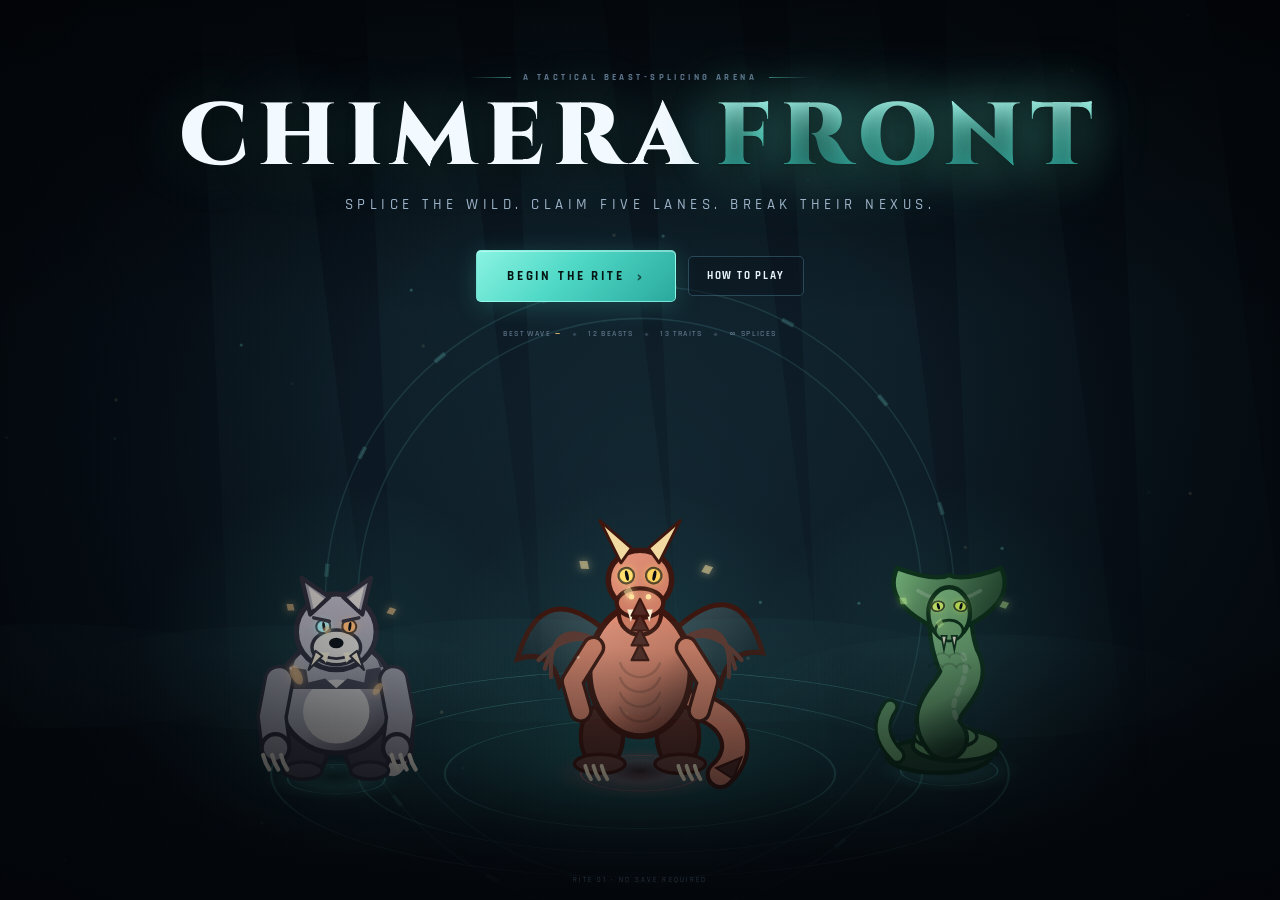
<file: index.html>
<!DOCTYPE html>
<html lang="en">
<head>
  <meta charset="utf-8" />
  <meta name="viewport" content="width=device-width, initial-scale=1" />
  <meta name="theme-color" content="#060a12" />
  <title>Chimera Front — Tactical Beast-Splicing Arena</title>
  <meta name="description" content="Splice animals and monsters into unique chimeras, deploy them across five lanes, and break the enemy nexus in a tactical auto-battler." />
  <link rel="icon" href="data:image/svg+xml,%3Csvg xmlns='http://www.w3.org/2000/svg' viewBox='0 0 64 64'%3E%3Crect width='64' height='64' rx='12' fill='%23070d15'/%3E%3Cpath d='M32 8 54 32 32 56 10 32Z' fill='none' stroke='%235fe3d1' stroke-width='3'/%3E%3Cpath d='M32 20 44 32 32 44 20 32Z' fill='%23f0c879'/%3E%3C/svg%3E" />
  <link rel="stylesheet" href="./styles.css" />
</head>
<body>
  <div class="app" id="app" aria-hidden="true">
    <header class="topbar">
      <div class="brand">
        <span class="brand-mark" aria-hidden="true">
          <svg viewBox="0 0 32 32"><path d="M16 2 30 16 16 30 2 16Z" fill="none" stroke="currentColor" stroke-width="1.4"/><path d="M16 9 23 16 16 23 9 16Z" fill="currentColor" opacity=".7"/></svg>
        </span>
        <div class="brand-text">
          <h1>CHIMERA <em>FRONT</em></h1>
          <span>TACTICAL SPLICING ARENA</span>
        </div>
      </div>

      <div class="wave-progress" id="waveProgress"></div>

      <div class="top-resources">
        <div class="essence-pill" id="essencePill" title="Essence — spend it on beasts and splices">
          <span class="essence-gem" aria-hidden="true"></span>
          <span id="essenceVal">14</span>
          <small>ESSENCE</small>
        </div>
        <div class="nexus-pair" id="nexusPair">
          <div class="nexus-mini you">
            <span class="nm-label">YOU</span>
            <div class="nm-bar"><i id="nexusYouFill"></i></div>
            <span class="nm-val" id="nexusYouVal">120</span>
          </div>
          <div class="nexus-mini foe">
            <span class="nm-label">FOE</span>
            <div class="nm-bar"><i id="nexusFoeFill"></i></div>
            <span class="nm-val" id="nexusFoeVal">120</span>
          </div>
        </div>
        <button class="icon-btn" id="soundBtn" title="Toggle sound" aria-label="Toggle sound">
          <svg viewBox="0 0 24 24" class="ic-sound"><path d="M4 9v6h4l5 4V5L8 9H4Z" fill="currentColor"/><path d="M16 8a6 6 0 0 1 0 8M18.5 5.5a9.5 9.5 0 0 1 0 13" fill="none" stroke="currentColor" stroke-width="1.6" stroke-linecap="round"/></svg>
          <svg viewBox="0 0 24 24" class="ic-mute"><path d="M4 9v6h4l5 4V5L8 9H4Z" fill="currentColor"/><path d="m16 9 5 6m0-6-5 6" fill="none" stroke="currentColor" stroke-width="1.6" stroke-linecap="round"/></svg>
        </button>
        <button class="icon-btn" id="helpBtn" title="How to play" aria-label="How to play">?</button>
      </div>
    </header>

    <main class="main">
      <section class="arena-column">
        <div class="arena-shell" id="arenaShell">
          <canvas id="arena" aria-label="Battle arena"></canvas>
          <div class="arena-grain" aria-hidden="true"></div>
          <div class="arena-corners" aria-hidden="true"><i></i><i></i><i></i><i></i></div>
          <div class="phase-banner" id="phaseBanner" aria-live="polite"></div>
          <div class="battle-timer" id="battleTimer" aria-hidden="true">
            <span class="bt-label">TIME</span>
            <span class="bt-value" id="battleTimerVal">1:00</span>
          </div>
          <div class="arena-hint" id="arenaHint"></div>
          <div class="speed-controls" id="speedControls" aria-hidden="true">
            <button class="speed-btn" data-speed="1" title="Normal speed">1×</button>
            <button class="speed-btn" data-speed="2" title="Double speed">2×</button>
            <button class="speed-btn" data-speed="3" title="Triple speed">3×</button>
          </div>
        </div>
      </section>

      <aside class="sidebar" id="sidebar" aria-live="polite"></aside>
    </main>

    <footer class="dock" id="dock">
      <div class="dock-head" id="dockHead"></div>
      <div class="dock-body" id="dockBody"></div>
    </footer>
  </div>

  <div class="title-screen" id="titleScreen">
    <canvas id="titleCanvas" aria-hidden="true"></canvas>
    <div class="title-vignette" aria-hidden="true"></div>
    <div class="title-ui">
      <div class="title-kicker"><span></span> A TACTICAL BEAST-SPLICING ARENA <span></span></div>
      <h1 class="game-logo">CHIMERA<span>FRONT</span></h1>
      <p class="title-tag">Splice the wild. Claim five lanes. Break their nexus.</p>
      <div class="title-cta">
        <button class="btn btn-primary btn-lg" id="startBtn">BEGIN THE RITE <span class="btn-arrow">›</span></button>
        <button class="btn btn-ghost" id="howBtn">HOW TO PLAY</button>
      </div>
      <div class="title-meta">
        <span>BEST WAVE <b id="bestWaveTitle">—</b></span>
        <i></i>
        <span>12 BEASTS</span>
        <i></i>
        <span>13 TRAITS</span>
        <i></i>
        <span>∞ SPLICES</span>
      </div>
    </div>
    <div class="title-version">RITE 01 · NO SAVE REQUIRED</div>
  </div>

  <div class="toasts" id="toasts" aria-live="polite"></div>
  <div class="tooltip" id="tooltip" role="tooltip"></div>
  <div class="modal-root" id="modalRoot"></div>

  <script type="module" src="./src/main.js"></script>
</body>
</html>
</file>
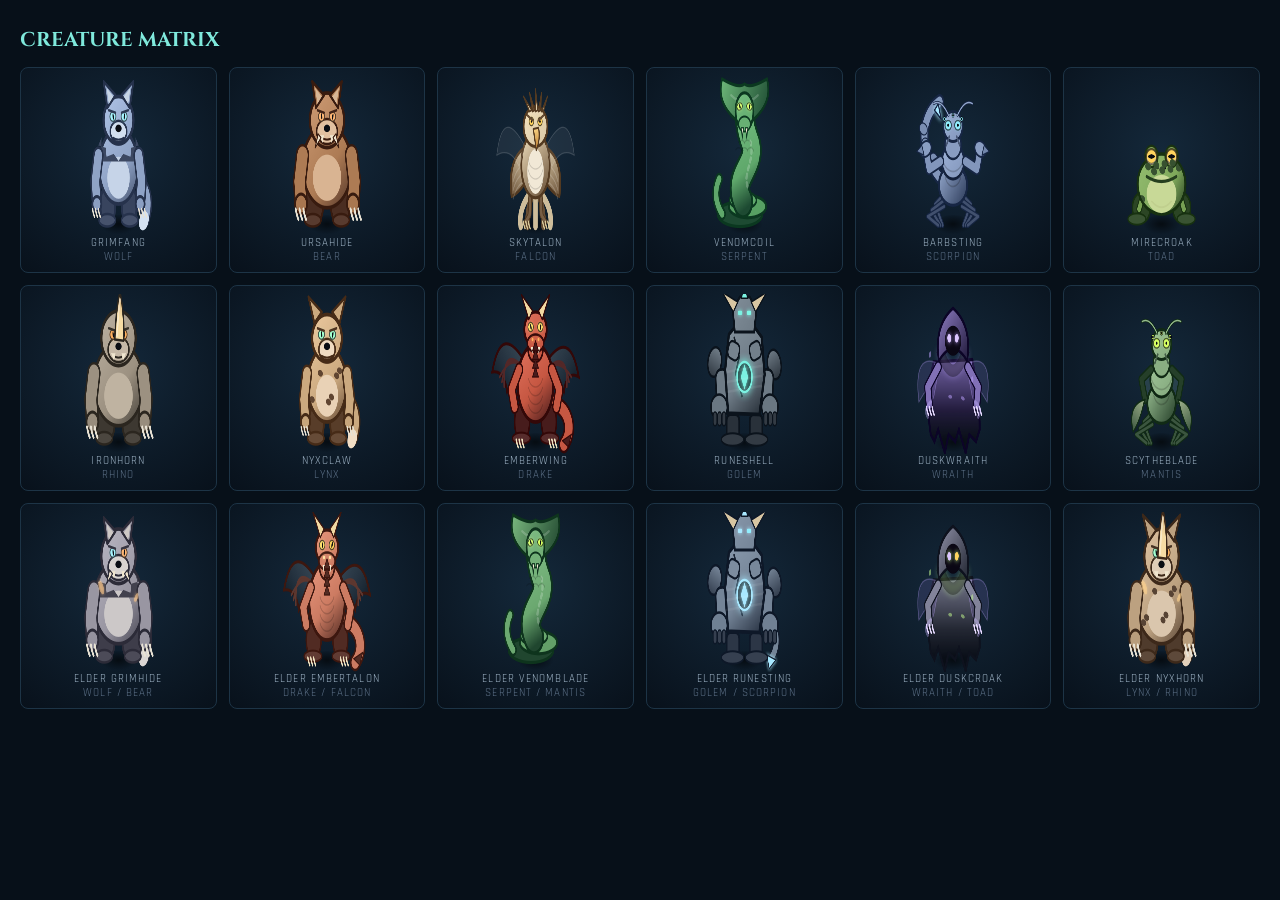
<file: art-test.html>
<!DOCTYPE html>
<html><head><meta charset="utf-8"><link rel="stylesheet" href="./styles.css">
<style>
body{overflow:auto;background:#071019;padding:20px;font-family:Rajdhani}
.grid{display:grid;grid-template-columns:repeat(6,1fr);gap:12px}
.c{background:radial-gradient(circle at 50% 40%, #14283a, #08111b);border:1px solid #1d3446;border-radius:8px;text-align:center;padding:8px;color:#cfe6f2}
.c canvas{width:100%;height:160px}
h2{color:#7fe9dc;font-family:Cinzel;font-size:20px;margin:6px 0 14px}
.lbl{font-size:11px;letter-spacing:.1em;text-transform:uppercase;color:#9fb4c6}
</style></head>
<body>
<h2>CREATURE MATRIX</h2>
<div class="grid" id="g"></div>
<script type="module">
import { SPECIES } from './src/data.js';
import { makeBaseUnit, buildArt, previewSplice } from './src/units.js';
import { drawCreature } from './src/art.js';
const g=document.getElementById('g');
const units=Object.keys(SPECIES).map(k=>makeBaseUnit(k));
const hybrids=[previewSplice(makeBaseUnit('wolf'),makeBaseUnit('bear')),previewSplice(makeBaseUnit('drake'),makeBaseUnit('falcon')),previewSplice(makeBaseUnit('serpent'),makeBaseUnit('mantis')),previewSplice(makeBaseUnit('golem'),makeBaseUnit('scorpion')),previewSplice(makeBaseUnit('wraith'),makeBaseUnit('toad')),previewSplice(makeBaseUnit('lynx'),makeBaseUnit('rhino'))];
units.push(...hybrids);
for(const u of units){
  const c=document.createElement('div'); c.className='c';
  const cv=document.createElement('canvas'); c.appendChild(cv);
  const lbl=document.createElement('div'); lbl.className='lbl'; lbl.textContent=u.name; c.appendChild(lbl);
  const meta=document.createElement('div'); meta.className='lbl'; meta.style.color='#5d7188'; meta.textContent=u.primary+(u.secondary?' / '+u.secondary:''); c.appendChild(meta);
  g.appendChild(c);
  const ctx=cv.getContext('2d'); const dpr=2; cv.width=300*dpr; cv.height=160*dpr; ctx.scale(dpr,dpr);
  drawCreature(ctx,u.art,150,148,1.25,{ring:false,animate:false,time:0,seed:1});
}
</script>
</body></html>
</file>
<file: styles.css>
/* ── CHIMERA FRONT · interface ─────────────────────────────────────────────── */
@font-face { font-family: 'Cinzel'; src: url('./assets/fonts/cinzel-latin.woff2') format('woff2'); font-weight: 500 900; font-style: normal; font-display: swap; }
@font-face { font-family: 'Rajdhani'; src: url('./assets/fonts/rajdhani-400.woff2') format('woff2'); font-weight: 400; font-display: swap; }
@font-face { font-family: 'Rajdhani'; src: url('./assets/fonts/rajdhani-500.woff2') format('woff2'); font-weight: 500; font-display: swap; }
@font-face { font-family: 'Rajdhani'; src: url('./assets/fonts/rajdhani-600.woff2') format('woff2'); font-weight: 600; font-display: swap; }
@font-face { font-family: 'Rajdhani'; src: url('./assets/fonts/rajdhani-700.woff2') format('woff2'); font-weight: 700; font-display: swap; }

:root {
  --bg: #05080f;
  --bg-2: #08111b;
  --panel: rgba(11, 22, 33, .86);
  --panel-2: rgba(15, 29, 43, .82);
  --line: rgba(128, 198, 230, .13);
  --line-strong: rgba(128, 210, 240, .26);
  --txt: #e7f0f8;
  --muted: #91a5bb;
  --dim: #5e738a;
  --cyan: #5fe3d1;
  --cyan-deep: #2bb9ad;
  --gold: #f0c879;
  --gold-2: #f7de9d;
  --red: #ff5c6c;
  --violet: #b496ff;
  --green: #7beaa6;
  --display: 'Cinzel', Georgia, serif;
  --ui: 'Rajdhani', 'Segoe UI', system-ui, sans-serif;
  --dock-h: 168px;
  --top-h: 64px;
  --side-w: 324px;
}

* { box-sizing: border-box; margin: 0; padding: 0; }
html, body { height: 100%; }
body {
  background: var(--bg);
  color: var(--txt);
  font-family: var(--ui);
  font-size: 14px;
  overflow: hidden;
  -webkit-font-smoothing: antialiased;
  text-rendering: optimizeLegibility;
}
button { font-family: inherit; color: inherit; border: 0; background: none; cursor: pointer; }
button:focus-visible { outline: 1px solid var(--cyan); outline-offset: 3px; }
canvas { display: block; }
::selection { background: rgba(95, 227, 209, .3); }
::-webkit-scrollbar { width: 8px; height: 8px; }
::-webkit-scrollbar-track { background: rgba(255,255,255,.02); }
::-webkit-scrollbar-thumb { background: rgba(130, 190, 220, .18); border-radius: 4px; }
::-webkit-scrollbar-thumb:hover { background: rgba(130, 210, 235, .3); }

.app {
  display: grid;
  grid-template-rows: var(--top-h) minmax(0, 1fr) var(--dock-h);
  height: 100dvh;
  width: 100vw;
  background:
    radial-gradient(1200px 500px at 70% -10%, rgba(54, 130, 150, .10), transparent 60%),
    radial-gradient(900px 460px at 0% 100%, rgba(60, 200, 180, .055), transparent 60%),
    var(--bg);
}

/* ══ TOP BAR ═════════════════════════════════════════════════════════════════ */
.topbar {
  display: flex;
  align-items: center;
  gap: 18px;
  padding: 0 18px;
  border-bottom: 1px solid var(--line);
  background: linear-gradient(180deg, rgba(10, 21, 32, .95), rgba(6, 13, 21, .9));
  position: relative;
  z-index: 20;
  box-shadow: 0 10px 40px rgba(0, 0, 0, .35);
}
.topbar::after {
  content: ''; position: absolute; left: 0; right: 0; bottom: -1px; height: 1px;
  background: linear-gradient(90deg, transparent, rgba(95, 227, 209, .4), rgba(240, 200, 121, .2), transparent);
  opacity: .5;
}
.brand { display: flex; align-items: center; gap: 10px; min-width: 232px; }
.brand-mark { width: 32px; height: 32px; color: var(--cyan); filter: drop-shadow(0 0 8px rgba(95,227,209,.45)); }
.brand-mark svg { width: 100%; height: 100%; }
.brand-text h1 {
  font-family: var(--display); font-weight: 700; font-size: 17px;
  letter-spacing: .14em; line-height: 1.05; white-space: nowrap;
  color: #f0f8ff;
}
.brand-text h1 em { font-style: normal; color: var(--cyan); text-shadow: 0 0 18px rgba(95,227,209,.4); }
.brand-text span {
  display: block; font-size: 7.5px; font-weight: 600; letter-spacing: .34em;
  color: var(--dim); margin-top: 3px; white-space: nowrap;
}

.wave-progress { flex: 1; display: flex; align-items: center; justify-content: center; gap: 14px; min-width: 160px; }
.wp-label { font-size: 9px; letter-spacing: .24em; color: var(--dim); font-weight: 600; white-space: nowrap; }
.wp-label b { color: var(--gold); font-size: 11px; font-weight: 700; }
.wp-pips { display: flex; align-items: center; gap: 5px; }
.wp-pip {
  width: 15px; height: 15px; display: grid; place-items: center; position: relative; flex: none;
}
.wp-pip::before {
  content: ''; width: 7px; height: 7px; transform: rotate(45deg);
  border: 1px solid rgba(140, 180, 200, .3); background: rgba(255,255,255,.02);
  transition: all .3s;
}
.wp-pip.done::before { background: rgba(95, 227, 209, .55); border-color: rgba(95, 227, 209, .7); box-shadow: 0 0 7px rgba(95, 227, 209, .5); }
.wp-pip.current::before { background: var(--gold); border-color: var(--gold-2); box-shadow: 0 0 12px rgba(240, 200, 121, .8); animation: pipPulse 1.7s infinite; }
.wp-pip.boss::after {
  content: ''; position: absolute; inset: -3px; border: 1px solid rgba(255, 92, 108, .25);
  transform: rotate(45deg); border-radius: 2px;
}
.wp-pip.boss.done::after { border-color: rgba(255, 92, 108, .5); }
@keyframes pipPulse { 0%,100% { box-shadow: 0 0 6px rgba(240,200,121,.5); } 50% { box-shadow: 0 0 16px rgba(240,200,121,.95); } }

.top-resources { display: flex; align-items: center; gap: 10px; }
.essence-pill {
  display: flex; align-items: center; gap: 8px; height: 36px; padding: 0 12px;
  border: 1px solid rgba(240, 200, 121, .22); border-radius: 6px;
  background: linear-gradient(160deg, rgba(240, 200, 121, .09), rgba(240, 200, 121, .02));
  position: relative;
}
.essence-gem {
  width: 11px; height: 11px; transform: rotate(45deg);
  background: linear-gradient(135deg, #fff0c5, var(--gold) 45%, #a57a2a);
  box-shadow: 0 0 10px rgba(240, 200, 121, .45); border-radius: 1px;
}
#essenceVal { font-size: 20px; font-weight: 700; color: var(--gold-2); line-height: 1; letter-spacing: .02em; min-width: 22px; }
.essence-pill small { font-size: 7px; letter-spacing: .2em; color: rgba(240, 200, 121, .55); font-weight: 600; margin-left: 1px; }
@keyframes essencePop { 0% { transform: scale(1); } 35% { transform: scale(1.35); color: #fff; } 100% { transform: scale(1); } }
#essenceVal.pop { animation: essencePop .4s; }

.nexus-pair { display: grid; gap: 3px; padding: 4px 9px; border-left: 1px solid var(--line); border-right: 1px solid var(--line); }
.nexus-mini { display: flex; align-items: center; gap: 6px; }
.nm-label { font-size: 7px; font-weight: 700; letter-spacing: .15em; color: var(--dim); width: 20px; }
.nm-bar { width: 62px; height: 4px; background: rgba(0,0,0,.55); border-radius: 1px; overflow: hidden; }
.nm-bar i { display: block; height: 100%; width: 100%; transition: width .2s; }
.you .nm-bar i { background: linear-gradient(90deg, #2bb9ad, #7ff5e3); box-shadow: 0 0 6px rgba(95,227,209,.5); }
.foe .nm-bar i { background: linear-gradient(90deg, #b03848, #ff7d8a); box-shadow: 0 0 6px rgba(255,92,108,.45); }
.nm-val { font-size: 9px; font-weight: 600; color: var(--muted); width: 22px; text-align: right; }

.icon-btn {
  width: 32px; height: 32px; display: grid; place-items: center; flex: none;
  border: 1px solid var(--line); border-radius: 6px; background: rgba(255,255,255,.025);
  color: var(--muted); font-weight: 700; font-size: 14px; font-family: var(--ui);
  transition: .18s; position: relative;
}
.icon-btn:hover { color: var(--cyan); border-color: var(--line-strong); background: rgba(95,227,209,.06); }
.icon-btn svg { width: 16px; height: 16px; }
.ic-mute { display: none; }
.muted .ic-mute { display: block; } .muted .ic-sound { display: none; }

/* ══ MAIN ═══════════════════════════════════════════════════════════════════ */
.main {
  display: grid; grid-template-columns: minmax(0, 1fr) var(--side-w);
  gap: 14px; padding: 14px 16px 10px; min-height: 0;
}
.arena-column { min-width: 0; min-height: 0; display: flex; }
.arena-shell {
  position: relative; width: 100%; height: 100%; min-height: 0;
  border: 1px solid var(--line); border-radius: 10px; overflow: hidden;
  background: #050a11;
  box-shadow: inset 0 0 80px rgba(0,0,0,.55), 0 12px 40px rgba(0,0,0,.4);
}
#arena { width: 100%; height: 100%; }
.arena-grain {
  position: absolute; inset: 0; pointer-events: none; opacity: .22; mix-blend-mode: overlay;
  background-image: url("data:image/svg+xml,%3Csvg viewBox='0 0 180 180' xmlns='http://www.w3.org/2000/svg'%3E%3Cfilter id='n'%3E%3CfeTurbulence type='fractalNoise' baseFrequency='.9' numOctaves='2' stitchTiles='stitch'/%3E%3C/filter%3E%3Crect width='100%25' height='100%25' filter='url(%23n)' opacity='.35'/%3E%3C/svg%3E");
}
.arena-corners i {
  position: absolute; width: 18px; height: 18px; pointer-events: none;
  border-color: rgba(95, 227, 209, .35); border-style: solid; border-width: 0;
}
.arena-corners i:nth-child(1) { left: 8px; top: 8px; border-left-width: 1px; border-top-width: 1px; }
.arena-corners i:nth-child(2) { right: 8px; top: 8px; border-right-width: 1px; border-top-width: 1px; }
.arena-corners i:nth-child(3) { left: 8px; bottom: 8px; border-left-width: 1px; border-bottom-width: 1px; }
.arena-corners i:nth-child(4) { right: 8px; bottom: 8px; border-right-width: 1px; border-bottom-width: 1px; }

.phase-banner {
  position: absolute; top: 16px; left: 50%; transform: translate(-50%, -6px);
  padding: 5px 22px; border: 1px solid rgba(95,227,209,.2); border-radius: 3px;
  background: linear-gradient(90deg, transparent, rgba(5,12,18,.9) 18%, rgba(5,12,18,.9) 82%, transparent);
  font-family: var(--display); font-size: 11px; font-weight: 700; letter-spacing: .38em;
  color: var(--cyan); text-transform: uppercase; white-space: nowrap;
  opacity: 0; pointer-events: none; transition: opacity .4s, transform .4s;
  text-shadow: 0 0 18px rgba(95,227,209,.5);
}
.phase-banner.show { opacity: 1; transform: translate(-50%, 0); }
.phase-banner.foe { color: var(--red); text-shadow: 0 0 18px rgba(255,92,108,.5); border-color: rgba(255,92,108,.2); }
.phase-banner.gold { color: var(--gold); text-shadow: 0 0 18px rgba(240,200,121,.5); border-color: rgba(240,200,121,.25); }
.phase-banner small { display: block; text-align: center; font-family: var(--ui); font-size: 8px; letter-spacing: .22em; color: var(--muted); margin-top: 3px; }

.battle-timer {
  position: absolute; top: 12px; right: 14px; display: flex; align-items: baseline; gap: 6px;
  padding: 5px 10px; background: rgba(4, 9, 15, .72); border: 1px solid var(--line); border-radius: 4px;
  opacity: 0; pointer-events: none; transition: opacity .3s;
}
.battle-timer.show { opacity: 1; }
.bt-label { font-size: 7px; letter-spacing: .2em; color: var(--dim); }
.bt-value { font-size: 15px; font-weight: 600; color: var(--txt); font-variant-numeric: tabular-nums; }

.arena-hint {
  position: absolute; bottom: 10px; left: 50%; transform: translateX(-50%);
  padding: 5px 14px; border-radius: 4px; border: 1px solid rgba(130,190,220,.12);
  background: rgba(5, 11, 18, .78); font-size: 10.5px; letter-spacing: .04em; color: var(--muted);
  white-space: nowrap; pointer-events: none; opacity: 0; transition: opacity .3s;
}
.arena-hint.show { opacity: 1; }
.arena-hint b { color: var(--cyan); font-weight: 700; }
.arena-hint .kbd { margin: 0 1px; }

.speed-controls {
  position: absolute; bottom: 10px; right: 12px; display: flex; gap: 2px;
  padding: 2px; background: rgba(4,9,15,.8); border: 1px solid var(--line); border-radius: 4px;
  opacity: 0; pointer-events: none; transition: opacity .3s;
}
.speed-controls.show { opacity: 1; pointer-events: auto; }
.speed-btn {
  min-width: 28px; height: 22px; padding: 0 5px; font-size: 10px; font-weight: 700; color: var(--muted);
  border-radius: 3px; transition: .15s;
}
.speed-btn:hover { color: var(--text); background: rgba(255,255,255,.05); }
.speed-btn.active { color: #07120f; background: var(--cyan); }

/* ══ SIDEBAR ═════════════════════════════════════════════════════════════════ */
.sidebar {
  min-height: 0; overflow-y: auto; overflow-x: hidden; display: flex; flex-direction: column; gap: 10px;
  padding-right: 2px; scrollbar-gutter: stable;
}
.panel {
  position: relative; padding: 13px 14px 12px; border: 1px solid var(--line); border-radius: 8px;
  background: linear-gradient(160deg, rgba(14, 27, 41, .88), rgba(7, 14, 22, .92));
  box-shadow: inset 0 1px 0 rgba(255,255,255,.035);
}
.panel::before, .panel::after {
  content: ''; position: absolute; width: 9px; height: 9px; pointer-events: none;
  border-color: rgba(95,227,209,.25); border-style: solid;
}
.panel::before { left: -1px; top: -1px; border-width: 1px 0 0 1px; border-top-left-radius: 8px; }
.panel::after { right: -1px; bottom: -1px; border-width: 0 1px 1px 0; border-bottom-right-radius: 8px; }
.panel.boss-panel { border-color: rgba(255,92,108,.22); background: linear-gradient(160deg, rgba(40, 16, 22, .75), rgba(8, 13, 20, .92)); }
.panel.boss-panel::before, .panel.boss-panel::after { border-color: rgba(255,92,108,.35); }
.eyebrow {
  font-size: 8px; font-weight: 700; letter-spacing: .28em; color: var(--dim); text-transform: uppercase;
  display: flex; align-items: center; gap: 7px;
}
.eyebrow b { color: var(--gold); font-weight: 700; }
.eyebrow .dot { width: 4px; height: 4px; background: var(--dim); transform: rotate(45deg); }
h2.wave-name {
  font-family: var(--display); font-weight: 700; font-size: 19px; letter-spacing: .06em;
  color: #f2f8fd; margin: 4px 0 2px; line-height: 1.12;
}
.panel.boss-panel h2.wave-name { color: #ffdfe2; text-shadow: 0 0 22px rgba(255,92,108,.25); }
.wave-sub { font-size: 8.5px; letter-spacing: .16em; color: var(--dim); text-transform: uppercase; margin-bottom: 7px; }
.wave-desc { font-size: 11.5px; line-height: 1.45; color: var(--muted); font-weight: 500; }
.boss-tag {
  display: inline-flex; align-items: center; gap: 4px; margin-top: 6px; padding: 2px 7px;
  font-size: 8px; font-weight: 700; letter-spacing: .2em; color: #ffb3bb;
  border: 1px solid rgba(255,92,108,.35); background: rgba(255,92,108,.08); border-radius: 3px;
}
.intel-head {
  display: flex; align-items: center; justify-content: space-between;
  margin: 11px 0 6px; padding-top: 9px; border-top: 1px solid rgba(130,190,220,.09);
  font-size: 8px; font-weight: 700; letter-spacing: .2em; color: var(--dim);
}
.intel-head span { color: var(--red); font-weight: 600; letter-spacing: .1em; }
.enemy-list { display: flex; flex-direction: column; gap: 4px; }
.enemy-row {
  display: grid; grid-template-columns: 24px minmax(0,1fr) auto; align-items: center; gap: 7px;
  padding: 3px 0;
}
.lane-badge {
  width: 20px; height: 20px; display: grid; place-items: center; border-radius: 3px;
  border: 1px solid rgba(255,120,135,.24); background: rgba(255,92,108,.06);
  font-size: 8.5px; font-weight: 700; color: #ff9aa5; letter-spacing: .03em;
}
.lane-badge.you { border-color: rgba(95,227,209,.24); background: rgba(95,227,209,.06); color: var(--cyan); }
.enemy-row .er-main { min-width: 0; }
.er-name { font-size: 11px; font-weight: 600; color: #e9f2fa; letter-spacing: .03em; white-space: nowrap; overflow: hidden; text-overflow: ellipsis; }
.er-meta { font-size: 8px; color: var(--dim); text-transform: uppercase; letter-spacing: .1em; margin-top: 0; display: flex; gap: 4px; align-items: center; }
.er-traits { display: flex; gap: 2px; }
.mini-trait {
  width: 14px; height: 14px; display: grid; place-items: center; border-radius: 2px;
  font-size: 8px; color: var(--tc, var(--muted));
  background: color-mix(in srgb, var(--tc, #8899aa) 12%, transparent);
  border: 1px solid color-mix(in srgb, var(--tc, #8899aa) 25%, transparent);
}
.tier-dots { display: flex; gap: 2px; }
.tier-dot { width: 4px; height: 4px; transform: rotate(45deg); background: rgba(240,200,121,.55); }
.tier-dot.off { background: rgba(255,255,255,.1); }

/* market */
.shop-head { display: flex; align-items: center; justify-content: space-between; margin-bottom: 8px; }
.shop-title { font-family: var(--display); font-size: 12px; font-weight: 700; letter-spacing: .14em; color: var(--gold-2); }
.shop-head small { font-size: 8px; letter-spacing: .14em; color: var(--dim); }
.shop-offers { display: flex; flex-direction: column; gap: 5px; }
.shop-card {
  display: grid; grid-template-columns: 38px minmax(0,1fr) auto; align-items: center; gap: 9px;
  padding: 5px 7px; border: 1px solid rgba(130,190,220,.1); border-radius: 5px;
  background: rgba(255,255,255,.018); transition: .18s;
}
.shop-card:hover { border-color: rgba(130,210,240,.24); background: rgba(95,227,209,.035); }
.shop-card.sold { opacity: .45; }
.shop-card canvas { width: 38px; height: 38px; }
.sc-main { min-width: 0; }
.sc-name { font-size: 11.5px; font-weight: 600; color: #eaf4fa; white-space: nowrap; overflow: hidden; text-overflow: ellipsis; }
.sc-meta { font-size: 8px; letter-spacing: .1em; color: var(--dim); text-transform: uppercase; margin-top: 1px; }
.sc-traits { display: flex; gap: 2px; margin-top: 3px; }
.buy-btn {
  display: flex; align-items: center; gap: 4px; height: 25px; padding: 0 8px;
  border: 1px solid rgba(240,200,121,.26); border-radius: 4px;
  background: rgba(240,200,121,.07); color: var(--gold-2);
  font-size: 10.5px; font-weight: 700; letter-spacing: .05em; transition: .15s; white-space: nowrap;
}
.buy-btn:hover { background: rgba(240,200,121,.16); border-color: rgba(240,200,121,.5); }
.buy-btn:disabled { opacity: .35; cursor: default; }
.buy-btn .gem { width: 6px; height: 6px; transform: rotate(45deg); background: var(--gold); }
.shop-foot { display: flex; justify-content: space-between; align-items: center; margin-top: 7px; }
.reroll-btn { font-size: 9px; font-weight: 600; letter-spacing: .12em; color: var(--muted); padding: 3px 0; }
.reroll-btn:hover { color: var(--cyan); }
.reroll-btn:disabled { opacity: .35; cursor: default; }
.shop-foot small { font-size: 8px; color: var(--dim); letter-spacing: .06em; }

/* battle side */
.battle-side { display: flex; flex-direction: column; gap: 10px; min-height: 0; }
.bs-header { display: flex; align-items: center; justify-content: space-between; }
.bs-wave { font-family: var(--display); font-size: 13px; font-weight: 700; letter-spacing: .1em; color: #eaf4fa; }
.bs-timer { font-size: 11px; color: var(--gold); font-weight: 600; letter-spacing: .08em; }
.log-panel { flex: 1; min-height: 110px; display: flex; flex-direction: column; overflow: hidden; }
.log-title { font-size: 8px; letter-spacing: .24em; color: var(--dim); font-weight: 700; margin-bottom: 7px; display: flex; justify-content: space-between; }
.log-list { display: flex; flex-direction: column-reverse; gap: 5px; overflow-y: auto; max-height: 250px; padding-right: 2px; }
.log-line { display: flex; gap: 6px; align-items: baseline; font-size: 10px; line-height: 1.25; color: var(--muted); animation: logIn .25s; }
.log-line i { color: var(--tc, var(--cyan)); font-style: normal; font-size: 9px; flex: none; width: 10px; text-align: center; }
.log-line b { color: #e6f0f8; font-weight: 600; }
.log-line.cast i { color: var(--gold); }
.log-line.death i { color: var(--red); }
.log-line.breach i { color: var(--red); }
@keyframes logIn { from { opacity: 0; transform: translateY(3px); } to { opacity: 1; transform: none; } }
.battle-stats { display: grid; grid-template-columns: repeat(3, 1fr); gap: 6px; }
.bstat { padding: 6px 8px; border: 1px solid rgba(130,190,220,.1); border-radius: 4px; background: rgba(255,255,255,.018); }
.bstat small { font-size: 7px; letter-spacing: .15em; color: var(--dim); display: block; }
.bstat b { font-size: 15px; font-weight: 700; color: #e7f0f8; }
.auto-note {
  padding: 7px 9px; border: 1px solid rgba(240,200,121,.16); border-radius: 4px;
  background: rgba(240,200,121,.045); font-size: 9.5px; line-height: 1.35; color: rgba(240,214,150,.8);
}
.auto-note b { color: var(--gold-2); font-weight: 700; }

.battle-btn { width: 100%; height: 46px; font-size: 12.5px; }
.battle-btn .btn-sub { font-family: var(--ui); font-size: 8px; letter-spacing: .08em; opacity: .65; margin-left: 2px; }

.tip-box {
  padding: 8px 10px; border-left: 2px solid rgba(95,227,209,.35); background: rgba(95,227,209,.035);
  font-size: 10px; line-height: 1.45; color: var(--muted);
}
.tip-box b { color: var(--cyan); font-weight: 600; }
.deploy-count { display: flex; align-items: center; justify-content: space-between; font-size: 9px; color: var(--dim); letter-spacing: .08em; }
.deploy-count b { color: var(--cyan); font-size: 11px; }
.empty-note { padding: 12px; text-align: center; font-size: 10px; color: var(--dim); }

/* ══ BUTTONS ═════════════════════════════════════════════════════════════════ */
.btn {
  position: relative; display: inline-flex; align-items: center; justify-content: center; gap: 8px;
  height: 40px; padding: 0 18px; border: 1px solid var(--line-strong); border-radius: 5px;
  background: rgba(255,255,255,.035); color: #e8f2f9;
  font-family: var(--ui); font-weight: 700; font-size: 11px; letter-spacing: .16em; text-transform: uppercase;
  transition: .18s; overflow: hidden; white-space: nowrap;
}
.btn::before {
  content: ''; position: absolute; inset: 0; background: linear-gradient(100deg, transparent 20%, rgba(255,255,255,.12) 50%, transparent 80%);
  transform: translateX(-120%); transition: transform .5s;
}
.btn:hover::before { transform: translateX(120%); }
.btn:hover { border-color: rgba(150,225,245,.4); background: rgba(255,255,255,.06); transform: translateY(-1px); }
.btn:active { transform: translateY(0); }
.btn:disabled { opacity: .38; pointer-events: none; }
.btn-primary {
  background: linear-gradient(135deg, #8af3e2 0%, #4fd8c6 45%, #2aa99d 100%);
  color: #041512; border-color: rgba(160,255,240,.6);
  box-shadow: 0 4px 24px rgba(69, 216, 197, .22), inset 0 1px 0 rgba(255,255,255,.4);
}
.btn-primary:hover { background: linear-gradient(135deg, #a5f8ea, #5ce5d2 45%, #30bbae); box-shadow: 0 6px 30px rgba(69,216,197,.35); }
.btn-gold {
  background: linear-gradient(135deg, #ffe6a3 0%, #efc270 45%, #c9943b 100%);
  color: #1c1203; border-color: rgba(255,232,170,.55);
  box-shadow: 0 4px 24px rgba(240, 200, 121, .2), inset 0 1px 0 rgba(255,255,255,.4);
}
.btn-gold:hover { background: linear-gradient(135deg, #fff0c0, #f6cf85 45%, #d9a44c); }
.btn-ghost { background: rgba(10,20,30,.5); }
.btn-sm { height: 28px; padding: 0 10px; font-size: 9px; letter-spacing: .1em; }
.btn-lg { height: 52px; padding: 0 30px; font-size: 13px; letter-spacing: .22em; }
.btn .btn-arrow { font-size: 18px; margin-left: 4px; opacity: .7; }
.btn .kbd { margin-left: 4px; }
.btn-primary .kbd { border-color: rgba(0,30,25,.3); color: rgba(0,25,20,.65); background: rgba(255,255,255,.2); }

.kbd {
  display: inline-grid; place-items: center; min-width: 17px; height: 17px; padding: 0 4px;
  border: 1px solid rgba(160,210,235,.24); border-radius: 3px;
  background: rgba(5,12,18,.5); font-family: var(--ui); font-size: 8px; font-weight: 700;
  color: var(--muted); letter-spacing: .02em;
}

.btn-splice { color: var(--cyan); border-color: rgba(95,227,209,.28); background: rgba(95,227,209,.055); }
.btn-splice:hover { background: rgba(95,227,209,.12); }

/* ══ DOCK / BENCH ════════════════════════════════════════════════════════════ */
.dock {
  border-top: 1px solid var(--line); background: linear-gradient(180deg, rgba(9,19,29,.92), rgba(5,10,16,.97));
  padding: 8px 16px 10px; display: flex; flex-direction: column; min-height: 0; position: relative; z-index: 15;
}
.dock::before {
  content: ''; position: absolute; left: 0; right: 0; top: -1px; height: 1px;
  background: linear-gradient(90deg, transparent, rgba(95,227,209,.35), rgba(240,200,121,.2), transparent);
  opacity: .45;
}
.dock-head { display: flex; align-items: center; justify-content: space-between; gap: 12px; height: 30px; flex: none; }
.dock-title { display: flex; align-items: baseline; gap: 10px; }
.dock-title h3 {
  font-family: var(--display); font-size: 11px; font-weight: 700; letter-spacing: .2em; color: #dfeaf3;
}
.dock-title .count { font-size: 9px; color: var(--dim); letter-spacing: .1em; }
.dock-title .count b { color: var(--cyan); }
.dock-title .dock-tip { font-size: 9px; color: var(--dim); letter-spacing: .04em; margin-left: 5px; }
.dock-actions { display: flex; align-items: center; gap: 8px; }
.dock-body {
  flex: 1; min-height: 0; display: flex; gap: 7px; overflow-x: auto; overflow-y: hidden;
  padding: 2px 1px 4px; align-items: stretch;
}

.unit-card {
  position: relative; width: 107px; min-width: 107px; height: 100%;
  display: flex; flex-direction: column; align-items: center;
  padding: 5px 6px 5px; border: 1px solid rgba(130,190,220,.13); border-radius: 6px;
  background: linear-gradient(170deg, rgba(19, 35, 50, .9), rgba(7, 14, 22, .92));
  cursor: pointer; transition: transform .16s, border-color .16s, box-shadow .16s;
  overflow: hidden;
}
.unit-card::after {
  content: ''; position: absolute; left: 10%; right: 10%; bottom: 0; height: 1px;
  background: linear-gradient(90deg, transparent, rgba(95,227,209,.4), transparent); opacity: 0; transition: .16s;
}
.unit-card:hover { transform: translateY(-3px); border-color: rgba(130,210,240,.32); box-shadow: 0 8px 22px rgba(0,0,0,.35); }
.unit-card:hover::after { opacity: 1; }
.unit-card[data-tier="2"] { border-color: rgba(95,227,209,.2); }
.unit-card[data-tier="3"] { border-color: rgba(240,200,121,.28); }
.unit-card[data-tier="4"] { border-color: rgba(180,150,255,.4); box-shadow: inset 0 0 22px rgba(160,120,255,.08); }
.unit-card.selected { border-color: rgba(95,227,209,.75); box-shadow: 0 0 0 1px rgba(95,227,209,.25), 0 0 24px rgba(95,227,209,.18); transform: translateY(-3px); }
.unit-card.selected::after { opacity: 1; }
.unit-card.deployed { background: linear-gradient(170deg, rgba(20, 40, 52, .92), rgba(8, 16, 24, .94)); }
.uc-top { width: 100%; display: flex; justify-content: space-between; align-items: flex-start; height: 10px; }
.uc-tier { display: flex; gap: 2px; padding-top: 1px; }
.uc-tier i { width: 4.5px; height: 4.5px; transform: rotate(45deg); background: rgba(95,227,209,.6); }
.unit-card[data-tier="3"] .uc-tier i { background: var(--gold); }
.unit-card[data-tier="4"] .uc-tier i { background: var(--violet); }
.uc-deploy {
  font-size: 7px; font-weight: 700; letter-spacing: .05em; color: var(--cyan);
  padding: 1px 4px; border: 1px solid rgba(95,227,209,.28); border-radius: 2px;
  background: rgba(95,227,209,.07); display: none;
}
.unit-card.deployed .uc-deploy { display: block; }
.uc-art { width: 58px; height: 58px; margin: -2px 0 -1px; pointer-events: none; filter: drop-shadow(0 4px 8px rgba(0,0,0,.4)); }
.uc-name {
  font-size: 10.5px; font-weight: 700; letter-spacing: .05em; color: #ecf5fb;
  max-width: 100%; overflow: hidden; text-overflow: ellipsis; white-space: nowrap; line-height: 1.1;
}
.uc-line {
  font-size: 7px; color: var(--dim); letter-spacing: .1em; text-transform: uppercase;
  max-width: 100%; overflow: hidden; text-overflow: ellipsis; white-space: nowrap; margin-top: 1px;
}
.uc-traits { display: flex; gap: 2px; margin-top: 3px; height: 15px; align-items: center; }
.uc-bottom { width: 100%; display: flex; justify-content: space-between; margin-top: auto; padding-top: 2px; border-top: 1px solid rgba(130,190,220,.07); }
.uc-stat { display: flex; align-items: baseline; gap: 2px; font-size: 7px; color: var(--dim); letter-spacing: .05em; }
.uc-stat b { font-size: 10px; font-weight: 600; color: #dbe8f2; }

.ability-chip {
  position: relative; width: 128px; min-width: 128px; height: 100%;
  display: flex; flex-direction: column; align-items: center; padding: 4px 7px 5px;
  border: 1px solid rgba(130,190,220,.13); border-radius: 6px;
  background: linear-gradient(170deg, rgba(18, 32, 46, .92), rgba(7, 14, 22, .94));
  text-align: center; transition: .16s; overflow: hidden;
}
.ability-chip .ac-key {
  position: absolute; top: 4px; left: 5px; width: 15px; height: 15px; display: grid; place-items: center;
  border: 1px solid rgba(140,200,225,.2); border-radius: 2px; font-size: 8px; color: var(--muted);
  background: rgba(0,0,0,.25); font-weight: 700;
}
.ability-chip .ac-lane {
  position: absolute; top: 5px; right: 6px; font-size: 7px; letter-spacing: .08em; color: var(--dim); font-weight: 600;
}
.ability-chip canvas { width: 54px; height: 54px; margin: 1px 0 0; filter: drop-shadow(0 3px 6px rgba(0,0,0,.4)); }
.ability-chip .ac-name { font-size: 10px; font-weight: 700; letter-spacing: .03em; color: #eaf4fa; max-width: 100%; white-space: nowrap; overflow: hidden; text-overflow: ellipsis; }
.ability-chip .ac-skill { font-size: 7.5px; color: var(--dim); letter-spacing: .08em; text-transform: uppercase; white-space: nowrap; overflow: hidden; text-overflow: ellipsis; max-width: 100%; }
.ability-chip .ac-charge { width: 100%; height: 3px; margin-top: auto; background: rgba(0,0,0,.5); border-radius: 2px; overflow: hidden; }
.ability-chip .ac-charge i { display: block; height: 100%; width: 0%; background: linear-gradient(90deg, #2b8e86, #5fe3d1); transition: width .2s linear; }
.ability-chip .ac-state { font-size: 7px; letter-spacing: .14em; color: var(--dim); margin-top: 3px; height: 9px; font-weight: 600; }
.ability-chip.ready { border-color: rgba(240,200,121,.65); box-shadow: 0 0 22px rgba(240,200,121,.16), inset 0 0 16px rgba(240,200,121,.06); cursor: pointer; }
.ability-chip.ready .ac-charge i { background: linear-gradient(90deg, #e2ab4f, #ffe6a3); box-shadow: 0 0 8px rgba(240,200,121,.6); }
.ability-chip.ready .ac-state { color: var(--gold-2); text-shadow: 0 0 10px rgba(240,200,121,.5); animation: readyPulse 1.4s infinite; }
.ability-chip.ready:hover { transform: translateY(-3px); }
.ability-chip.dead { opacity: .32; filter: grayscale(.8); }
.ability-chip.stunned { border-color: rgba(255,209,120,.18); }
.ability-chip .ac-tier { position: absolute; bottom: 16px; right: 7px; display: flex; gap: 1px; }
.ability-chip .ac-tier i { width: 3px; height: 3px; transform: rotate(45deg); background: rgba(240,200,121,.55); }
@keyframes readyPulse { 0%,100% { opacity: .75; } 50% { opacity: 1; } }

/* ══ TITLE ═══════════════════════════════════════════════════════════════════ */
.title-screen { position: fixed; inset: 0; z-index: 60; background: #04070d; overflow: hidden; transition: opacity .5s, visibility .5s; }
.title-screen.hidden { opacity: 0; visibility: hidden; pointer-events: none; }
#titleCanvas { position: absolute; inset: 0; width: 100%; height: 100%; }
.title-vignette { position: absolute; inset: 0; pointer-events: none; background: radial-gradient(ellipse at 50% 45%, transparent 30%, rgba(2,5,9,.6) 100%); }
.title-ui {
  position: relative; z-index: 2; height: 100%; display: flex; flex-direction: column; align-items: center;
  padding: clamp(34px, 8vh, 92px) 24px 0; text-align: center; pointer-events: none;
}
.title-ui > * { pointer-events: auto; }
.title-kicker {
  display: flex; align-items: center; gap: 12px; font-size: 9px; font-weight: 700;
  letter-spacing: .38em; color: var(--dim); text-transform: uppercase;
  animation: riseIn .8s .1s both;
}
.title-kicker span { width: 42px; height: 1px; background: linear-gradient(90deg, transparent, rgba(95,227,209,.5)); }
.title-kicker span:last-child { background: linear-gradient(90deg, rgba(95,227,209,.5), transparent); }
.game-logo {
  margin-top: 12px; font-family: var(--display); font-weight: 900;
  font-size: clamp(44px, 7.2vw, 88px); line-height: .98; letter-spacing: .1em;
  color: #f2f9ff; text-shadow: 0 0 60px rgba(95,227,209,.22), 0 6px 30px rgba(0,0,0,.8);
  animation: logoIn 1s .2s both;
}
.game-logo span {
  display: inline-block; margin-left: .14em; color: transparent;
  background: linear-gradient(180deg, #b6fff5 0%, #5fe3d1 48%, #1f9a90 100%);
  -webkit-background-clip: text; background-clip: text;
  filter: drop-shadow(0 0 28px rgba(95,227,209,.45)) drop-shadow(0 2px 0 rgba(0,0,0,.4));
}
@keyframes logoIn { from { opacity: 0; transform: translateY(18px) scale(.98); filter: blur(6px); } to { opacity: 1; transform: none; filter: none; } }
@keyframes riseIn { from { opacity: 0; transform: translateY(10px); } to { opacity: 1; transform: none; } }
.title-tag {
  margin-top: 14px; font-size: clamp(11px, 1.3vw, 15px); font-weight: 500; letter-spacing: .3em;
  color: #9bb2c7; text-transform: uppercase; animation: riseIn .8s .45s both;
}
.title-cta { display: flex; align-items: center; gap: 12px; margin-top: clamp(22px, 4vh, 40px); animation: riseIn .8s .6s both; }
.title-meta {
  display: flex; align-items: center; gap: 12px; margin-top: clamp(16px, 3vh, 28px);
  font-size: 8px; letter-spacing: .18em; color: rgba(130,155,180,.65); font-weight: 600;
  animation: riseIn .8s .75s both;
}
.title-meta b { color: var(--gold); font-weight: 700; }
.title-meta i { width: 3px; height: 3px; transform: rotate(45deg); background: rgba(130,155,180,.3); }
.title-version {
  position: absolute; bottom: 16px; left: 0; right: 0; text-align: center; z-index: 2;
  font-size: 7px; letter-spacing: .3em; color: rgba(110,135,160,.45);
}
@keyframes titleFade { to { opacity: 0; } }

/* ══ MODALS ══════════════════════════════════════════════════════════════════ */
.modal-root { position: fixed; inset: 0; z-index: 100; display: none; align-items: center; justify-content: center; padding: 20px; }
.modal-root.open { display: flex; }
.modal-backdrop { position: absolute; inset: 0; background: rgba(2, 5, 9, .76); backdrop-filter: blur(6px); animation: fadeIn .2s; }
@keyframes fadeIn { from { opacity: 0; } to { opacity: 1; } }
.modal {
  position: relative; z-index: 1; width: min(960px, 96vw); max-height: 92vh;
  display: flex; flex-direction: column; border: 1px solid var(--line-strong); border-radius: 10px;
  background: linear-gradient(160deg, #0c1824, #071018 70%, #050b12);
  box-shadow: 0 40px 120px rgba(0,0,0,.7), inset 0 1px 0 rgba(255,255,255,.05);
  animation: modalIn .28s cubic-bezier(.2,.9,.3,1);
  overflow: hidden;
}
@keyframes modalIn { from { opacity: 0; transform: translateY(16px) scale(.985); } to { opacity: 1; transform: none; } }
.modal::before {
  content: ''; position: absolute; left: 0; right: 0; top: 0; height: 1px;
  background: linear-gradient(90deg, transparent, rgba(95,227,209,.6), rgba(240,200,121,.35), transparent);
}
.modal-head {
  display: flex; align-items: flex-start; justify-content: space-between; gap: 20px;
  padding: 18px 22px 14px; border-bottom: 1px solid var(--line); flex: none;
}
.modal-head h2 { font-family: var(--display); font-size: 20px; letter-spacing: .1em; color: #eef7fc; font-weight: 700; }
.modal-head p { font-size: 10.5px; color: var(--muted); margin-top: 3px; letter-spacing: .03em; }
.modal-close {
  width: 30px; height: 30px; border: 1px solid var(--line); border-radius: 5px; color: var(--muted);
  font-size: 16px; display: grid; place-items: center; flex: none;
}
.modal-close:hover { color: var(--red); border-color: rgba(255,92,108,.35); background: rgba(255,92,108,.06); }
.modal-body { padding: 16px 22px; overflow-y: auto; min-height: 0; }
.modal-foot {
  display: flex; align-items: center; justify-content: space-between; gap: 14px;
  padding: 12px 22px; border-top: 1px solid var(--line); flex: none; background: rgba(0,0,0,.18);
}
.modal-foot .foot-note { font-size: 9.5px; color: var(--dim); letter-spacing: .03em; }
.modal-foot .foot-note b { color: var(--gold); }
.modal-foot .foot-actions { display: flex; gap: 8px; }

/* splice */
.splice-modal { width: min(1060px, 96vw); }
.splice-grid { display: grid; grid-template-columns: 280px minmax(0, 1fr) 272px; gap: 16px; min-height: 0; }
.splice-col { min-width: 0; }
.col-label { font-size: 8px; font-weight: 700; letter-spacing: .24em; color: var(--dim); text-transform: uppercase; margin-bottom: 8px; display: flex; justify-content: space-between; }
.col-label span { color: var(--muted); letter-spacing: .08em; }
.splice-roster { display: flex; flex-direction: column; gap: 5px; max-height: 435px; overflow-y: auto; padding-right: 3px; }
.splice-pick {
  display: grid; grid-template-columns: 44px 1fr auto; gap: 8px; align-items: center;
  padding: 4px 8px 4px 4px; border: 1px solid rgba(130,190,220,.12); border-radius: 5px;
  background: rgba(255,255,255,.018); cursor: pointer; transition: .15s; text-align: left;
}
.splice-pick:hover { border-color: rgba(130,210,240,.3); background: rgba(95,227,209,.04); }
.splice-pick.picked-a { border-color: rgba(95,227,209,.55); background: rgba(95,227,209,.07); }
.splice-pick.picked-b { border-color: rgba(180,150,255,.5); background: rgba(150,120,255,.07); }
.splice-pick canvas { width: 44px; height: 44px; }
.splice-pick .sp-main { min-width: 0; }
.splice-pick .sp-name { font-size: 10.5px; font-weight: 600; color: #eaf4fa; white-space: nowrap; overflow: hidden; text-overflow: ellipsis; }
.splice-pick .sp-meta { font-size: 7.5px; letter-spacing: .08em; color: var(--dim); text-transform: uppercase; }
.pick-badge {
  width: 18px; height: 18px; display: grid; place-items: center; border-radius: 3px;
  border: 1px solid rgba(140,190,215,.2); font-size: 8px; font-weight: 700; color: var(--dim);
}
.picked-a .pick-badge { background: var(--cyan); color: #041512; border-color: var(--cyan); }
.picked-b .pick-badge { background: var(--violet); color: #120a22; border-color: var(--violet); }
.splice-preview {
  border: 1px solid var(--line); border-radius: 8px; background:
    radial-gradient(ellipse at 50% 30%, rgba(95,227,209,.09), transparent 60%),
    linear-gradient(170deg, rgba(16,32,45,.7), rgba(6,12,19,.9));
  padding: 10px 14px 14px; display: flex; flex-direction: column; align-items: center; min-height: 435px;
  position: relative; overflow: hidden;
}
.splice-preview::before {
  content: ''; position: absolute; width: 280px; height: 280px; border: 1px solid rgba(95,227,209,.08);
  border-radius: 50%; top: 20px; left: 50%; transform: translateX(-50%);
  box-shadow: 0 0 0 26px rgba(95,227,209,.025), 0 0 0 54px rgba(95,227,209,.018);
  pointer-events: none;
}
.sp-art { width: 230px; height: 220px; margin-top: 0; position: relative; z-index: 1; }
.sp-name { font-family: var(--display); font-size: 21px; color: #f0f7fc; letter-spacing: .06em; font-weight: 700; text-align: center; line-height: 1.15; position: relative; z-index: 1; }
.sp-lineage { font-size: 8px; letter-spacing: .16em; color: var(--cyan); text-transform: uppercase; margin-top: 3px; font-weight: 600; }
.sp-role { font-size: 8px; letter-spacing: .16em; color: var(--dim); text-transform: uppercase; margin-top: 2px; }
.sp-traits { display: flex; flex-wrap: wrap; justify-content: center; gap: 4px; margin-top: 9px; position: relative; z-index: 1; }
.sp-stats { width: 100%; display: grid; grid-template-columns: repeat(4, 1fr); gap: 4px; margin-top: 12px; position: relative; z-index: 1; }
.sp-stat { text-align: center; padding: 5px 2px; border: 1px solid rgba(130,190,220,.1); border-radius: 3px; background: rgba(0,0,0,.18); }
.sp-stat small { display: block; font-size: 6.5px; letter-spacing: .14em; color: var(--dim); }
.sp-stat b { font-size: 14px; color: #e8f2f9; font-weight: 600; }
.sp-stat i { display: block; font-style: normal; font-size: 7px; color: var(--green); margin-top: 1px; }
.sp-stat i.down { color: var(--red); }
.sp-ability { width: 100%; margin-top: 8px; padding: 7px 9px; border: 1px solid rgba(240,200,121,.17); background: rgba(240,200,121,.035); border-radius: 4px; position: relative; z-index: 1; }
.sp-ability b { font-size: 10px; color: var(--gold-2); letter-spacing: .04em; }
.sp-ability span { display: block; font-size: 9px; color: var(--muted); margin-top: 2px; line-height: 1.3; }
.splice-empty { display: flex; flex-direction: column; align-items: center; justify-content: center; height: 100%; min-height: 380px; color: var(--dim); text-align: center; }
.splice-empty .se-rune {
  width: 76px; height: 76px; transform: rotate(45deg); border: 1px solid rgba(95,227,209,.2);
  display: grid; place-items: center; margin-bottom: 22px;
}
.splice-empty .se-rune span { transform: rotate(-45deg); font-family: var(--display); font-size: 26px; color: rgba(95,227,209,.5); }
.splice-empty h3 { font-family: var(--display); font-size: 15px; letter-spacing: .12em; color: var(--muted); margin-bottom: 6px; }
.splice-empty p { font-size: 10px; max-width: 260px; line-height: 1.5; }

.splice-out { display: flex; flex-direction: column; gap: 8px; }
.out-box { padding: 9px 10px; border: 1px solid rgba(130,190,220,.11); border-radius: 5px; background: rgba(255,255,255,.018); }
.out-box .ob-label { font-size: 7px; letter-spacing: .18em; color: var(--dim); text-transform: uppercase; }
.out-box .ob-main { font-size: 12px; font-weight: 600; color: #e9f3fa; margin-top: 1px; }
.out-box .ob-sub { font-size: 8.5px; color: var(--dim); margin-top: 2px; line-height: 1.4; }
.out-box .ob-sub b { color: var(--cyan); font-weight: 600; }
.parent-row { display: flex; align-items: center; gap: 6px; padding: 4px 0; }
.parent-row canvas { width: 32px; height: 32px; }
.parent-row .pr-name { font-size: 10.5px; font-weight: 600; color: #e6f0f8; }
.parent-row .pr-tag { font-size: 7px; letter-spacing: .1em; color: var(--dim); text-transform: uppercase; }
.swap-btn { width: 100%; margin-top: 2px; }
.cost-row { display: flex; align-items: center; justify-content: space-between; padding: 9px 10px; border: 1px solid rgba(240,200,121,.2); border-radius: 5px; background: rgba(240,200,121,.045); }
.cost-row span { font-size: 8px; letter-spacing: .18em; color: var(--dim); }
.cost-row b { font-size: 17px; color: var(--gold-2); font-weight: 700; display: flex; align-items: center; gap: 6px; }
.cost-row b .gem { width: 9px; height: 9px; transform: rotate(45deg); background: var(--gold); }
.cost-row b.insufficient { color: var(--red); }
.splice-warn { font-size: 9px; color: #ffb3ba; letter-spacing: .04em; padding: 2px 1px; }
.splice-hint { font-size: 8.5px; color: var(--dim); line-height: 1.45; }

/* help */
.help-modal { width: min(760px, 96vw); }
.help-grid { display: grid; grid-template-columns: 1fr 1fr; gap: 12px; }
.help-step { display: grid; grid-template-columns: 26px 1fr; gap: 9px; padding: 10px; border: 1px solid rgba(130,190,220,.1); border-radius: 6px; background: rgba(255,255,255,.018); }
.help-step .hs-num { width: 24px; height: 24px; border: 1px solid rgba(95,227,209,.3); color: var(--cyan); display: grid; place-items: center; font-family: var(--display); font-size: 11px; transform: rotate(45deg); }
.help-step .hs-num span { transform: rotate(-45deg); }
.help-step h4 { font-size: 11.5px; font-weight: 700; letter-spacing: .05em; color: #e8f2f9; margin-bottom: 2px; }
.help-step p { font-size: 10px; line-height: 1.5; color: var(--muted); }
.help-step p b { color: var(--cyan); font-weight: 600; }
.help-traits { margin-top: 14px; padding-top: 12px; border-top: 1px solid var(--line); }
.help-traits h4 { font-family: var(--display); font-size: 12px; letter-spacing: .12em; color: var(--gold-2); margin-bottom: 8px; }
.trait-grid { display: grid; grid-template-columns: 1fr 1fr; gap: 5px 14px; }
.trait-detail { display: flex; gap: 7px; align-items: baseline; font-size: 9px; color: var(--muted); line-height: 1.3; }
.trait-detail .td-icon { width: 15px; flex: none; text-align: center; color: var(--tc); font-size: 10px; }
.trait-detail b { color: #dfeaf3; font-weight: 600; }

/* result */
.result-modal { width: min(560px, 94vw); text-align: center; }
.result-modal .modal-body { padding: 26px 30px 22px; }
.result-emblem { width: 72px; height: 72px; margin: 0 auto 12px; transform: rotate(45deg); border: 1px solid rgba(240,200,121,.4); display: grid; place-items: center; background: rgba(240,200,121,.05); box-shadow: 0 0 40px rgba(240,200,121,.15) inset; }
.result-emblem span { transform: rotate(-45deg); font-family: var(--display); font-size: 24px; color: var(--gold); }
.result-modal.loss .result-emblem { border-color: rgba(255,92,108,.4); background: rgba(255,92,108,.05); box-shadow: 0 0 40px rgba(255,92,108,.12) inset; }
.result-modal.loss .result-emblem span { color: var(--red); }
.result-kicker { font-size: 8px; letter-spacing: .36em; color: var(--dim); font-weight: 700; }
.result-title { font-family: var(--display); font-size: 34px; letter-spacing: .08em; font-weight: 700; color: #f6fbfe; margin-top: 4px; text-shadow: 0 0 40px rgba(240,200,121,.2); }
.result-modal.loss .result-title { color: #ffe3e6; text-shadow: 0 0 40px rgba(255,92,108,.25); }
.result-sub { font-size: 11px; color: var(--muted); letter-spacing: .06em; margin-top: 5px; line-height: 1.4; }
.result-reward { display: flex; align-items: center; justify-content: center; gap: 8px; margin: 16px auto 4px; padding: 7px 16px; border: 1px solid rgba(240,200,121,.25); border-radius: 4px; background: rgba(240,200,121,.06); width: fit-content; font-size: 12px; color: var(--gold-2); font-weight: 600; letter-spacing: .06em; }
.result-reward .gem { width: 9px; height: 9px; transform: rotate(45deg); background: var(--gold); }
.result-stats { display: grid; grid-template-columns: repeat(3, 1fr); gap: 8px; margin-top: 16px; }
.result-stats .rs { padding: 8px 6px; border: 1px solid rgba(130,190,220,.1); border-radius: 4px; background: rgba(0,0,0,.15); }
.result-stats small { display: block; font-size: 7px; letter-spacing: .16em; color: var(--dim); }
.result-stats b { font-size: 17px; color: #e9f3fa; font-weight: 600; }
.result-actions { display: flex; gap: 9px; justify-content: center; margin-top: 20px; }

/* ══ TOASTS & TOOLTIP ═══════════════════════════════════════════════════════ */
.toasts { position: fixed; top: calc(var(--top-h) + 10px); left: 50%; transform: translateX(-50%); z-index: 120; display: flex; flex-direction: column; gap: 6px; align-items: center; pointer-events: none; }
.toast {
  padding: 6px 14px; border: 1px solid rgba(130,200,230,.2); border-radius: 4px;
  background: rgba(6, 14, 21, .92); color: #dbeaf5; font-size: 10px; font-weight: 600;
  letter-spacing: .08em; box-shadow: 0 8px 30px rgba(0,0,0,.4);
  animation: toastIn .25s, toastOut .3s 2.5s forwards; white-space: nowrap; max-width: 80vw;
  overflow: hidden; text-overflow: ellipsis;
}
.toast.good { border-color: rgba(95,227,209,.35); color: #b9fff4; }
.toast.error { border-color: rgba(255,92,108,.4); color: #ffc2c8; }
.toast.epic { border-color: rgba(240,200,121,.4); color: #ffe6ae; background: rgba(18, 14, 7, .94); }
@keyframes toastIn { from { opacity: 0; transform: translateY(-6px); } to { opacity: 1; transform: none; } }
@keyframes toastOut { to { opacity: 0; transform: translateY(-4px); } }

.tooltip {
  position: fixed; z-index: 200; max-width: 260px; padding: 8px 10px;
  border: 1px solid rgba(130,200,230,.22); border-radius: 5px;
  background: rgba(6, 14, 22, .97); box-shadow: 0 12px 40px rgba(0,0,0,.55);
  opacity: 0; pointer-events: none; transform: translateY(4px); transition: opacity .12s, transform .12s;
}
.tooltip.show { opacity: 1; transform: none; }
.tooltip b { display: block; font-size: 10.5px; color: #eaf4fa; letter-spacing: .04em; }
.tooltip span { display: block; font-size: 9.5px; line-height: 1.4; color: var(--muted); margin-top: 2px; }
.tooltip .tt-meta { color: var(--dim); font-size: 8px; letter-spacing: .1em; text-transform: uppercase; margin-top: 4px; }

/* ══ RESPONSIVE ══════════════════════════════════════════════════════════════ */
@media (max-width: 1220px) {
  :root { --side-w: 300px; }
  .brand { min-width: 205px; }
  .brand-text h1 { font-size: 15px; }
  .brand-text span { letter-spacing: .24em; }
  .nexus-pair { display: none; }
}
@media (max-width: 1040px) {
  :root { --dock-h: 158px; --side-w: 282px; }
  .wave-progress { gap: 8px; }
  .wp-pips { gap: 3px; }
  .wp-pip { width: 12px; height: 12px; }
  .wp-pip::before { width: 6px; height: 6px; }
  .brand-text span { display: none; }
  .brand { min-width: 180px; }
  .unit-card { width: 98px; min-width: 98px; }
  .ability-chip { width: 112px; min-width: 112px; }
  .uc-art { width: 52px; height: 52px; }
  .dock-title .dock-tip { display: none; }
}
@media (max-width: 900px) {
  body { overflow: auto; }
  .app { height: auto; min-height: 100dvh; grid-template-rows: var(--top-h) auto auto; }
  .main { grid-template-columns: 1fr; grid-template-rows: minmax(360px, 56vh) auto; }
  .sidebar { max-height: none; overflow: visible; display: grid; grid-template-columns: 1fr 1fr; align-items: start; }
  .sidebar .battle-btn, .sidebar .tip-box, .sidebar .deploy-count { grid-column: 1 / -1; }
  .dock { height: auto; min-height: 150px; }
  .dock-body { min-height: 128px; }
  .title-meta { display: none; }
  .splice-grid { grid-template-columns: 240px 1fr; }
  .splice-col.out { grid-column: 1 / -1; }
  .splice-out { display: grid; grid-template-columns: 1fr 1fr; align-items: start; }
  .help-grid { grid-template-columns: 1fr; }
}
@media (max-width: 720px) {
  :root { --top-h: 56px; --dock-h: 152px; }
  .topbar { gap: 10px; padding: 0 10px; }
  .brand-text h1 { font-size: 13px; letter-spacing: .1em; }
  .brand { min-width: 140px; }
  .brand-mark { width: 26px; height: 26px; }
  .wave-progress { display: none; }
  .top-resources { margin-left: auto; }
  .main { padding: 8px; gap: 8px; }
  .sidebar { grid-template-columns: 1fr; }
  .game-logo { font-size: clamp(34px, 11vw, 56px); }
  .title-tag { letter-spacing: .16em; font-size: 10px; padding: 0 12px; }
  .title-cta { flex-direction: column; width: 100%; padding: 0 20px; }
  .title-cta .btn { width: 100%; }
  .splice-grid { grid-template-columns: 1fr; }
  .splice-preview { min-height: 360px; }
  .trait-grid { grid-template-columns: 1fr; }
  .result-stats { grid-template-columns: 1fr 1fr; }
  .dock-title h3 { font-size: 9px; }
  .modal-body { padding: 12px; }
  .modal-head { padding: 14px; }
  .modal-foot { padding: 10px 14px; flex-direction: column; align-items: stretch; }
  .foot-actions { justify-content: flex-end; }
}
@media (max-height: 760px) {
  :root { --dock-h: 150px; --top-h: 58px; }
  .uc-art { width: 48px; height: 48px; }
  .unit-card { width: 100px; min-width: 100px; }
  .uc-line { display: none; }
  .uc-traits { margin-top: 2px; }
  .sidebar { gap: 8px; }
  .panel { padding: 10px 12px; }
  .wave-desc { font-size: 10.5px; }
  .title-ui { padding-top: 26px; }
  .game-logo { font-size: clamp(40px, 6vw, 66px); }
  .title-cta { margin-top: 18px; }
  .title-meta { margin-top: 12px; }
}

/* trait chips (full) */
.trait {
  display: inline-flex; align-items: center; gap: 4px; padding: 2px 6px; border-radius: 3px;
  font-size: 8.5px; font-weight: 700; letter-spacing: .08em; text-transform: uppercase;
  color: var(--tc, var(--muted));
  background: color-mix(in srgb, var(--tc, #8899aa) 10%, transparent);
  border: 1px solid color-mix(in srgb, var(--tc, #8899aa) 26%, transparent);
  white-space: nowrap;
}
body.modal-open { overflow: hidden; }
.modal-backdrop { z-index: 0; }
.modal { z-index: 1; }

/* result backdrop should not look clickable */
.result-modal + .modal-backdrop { cursor: default; }
</file>
